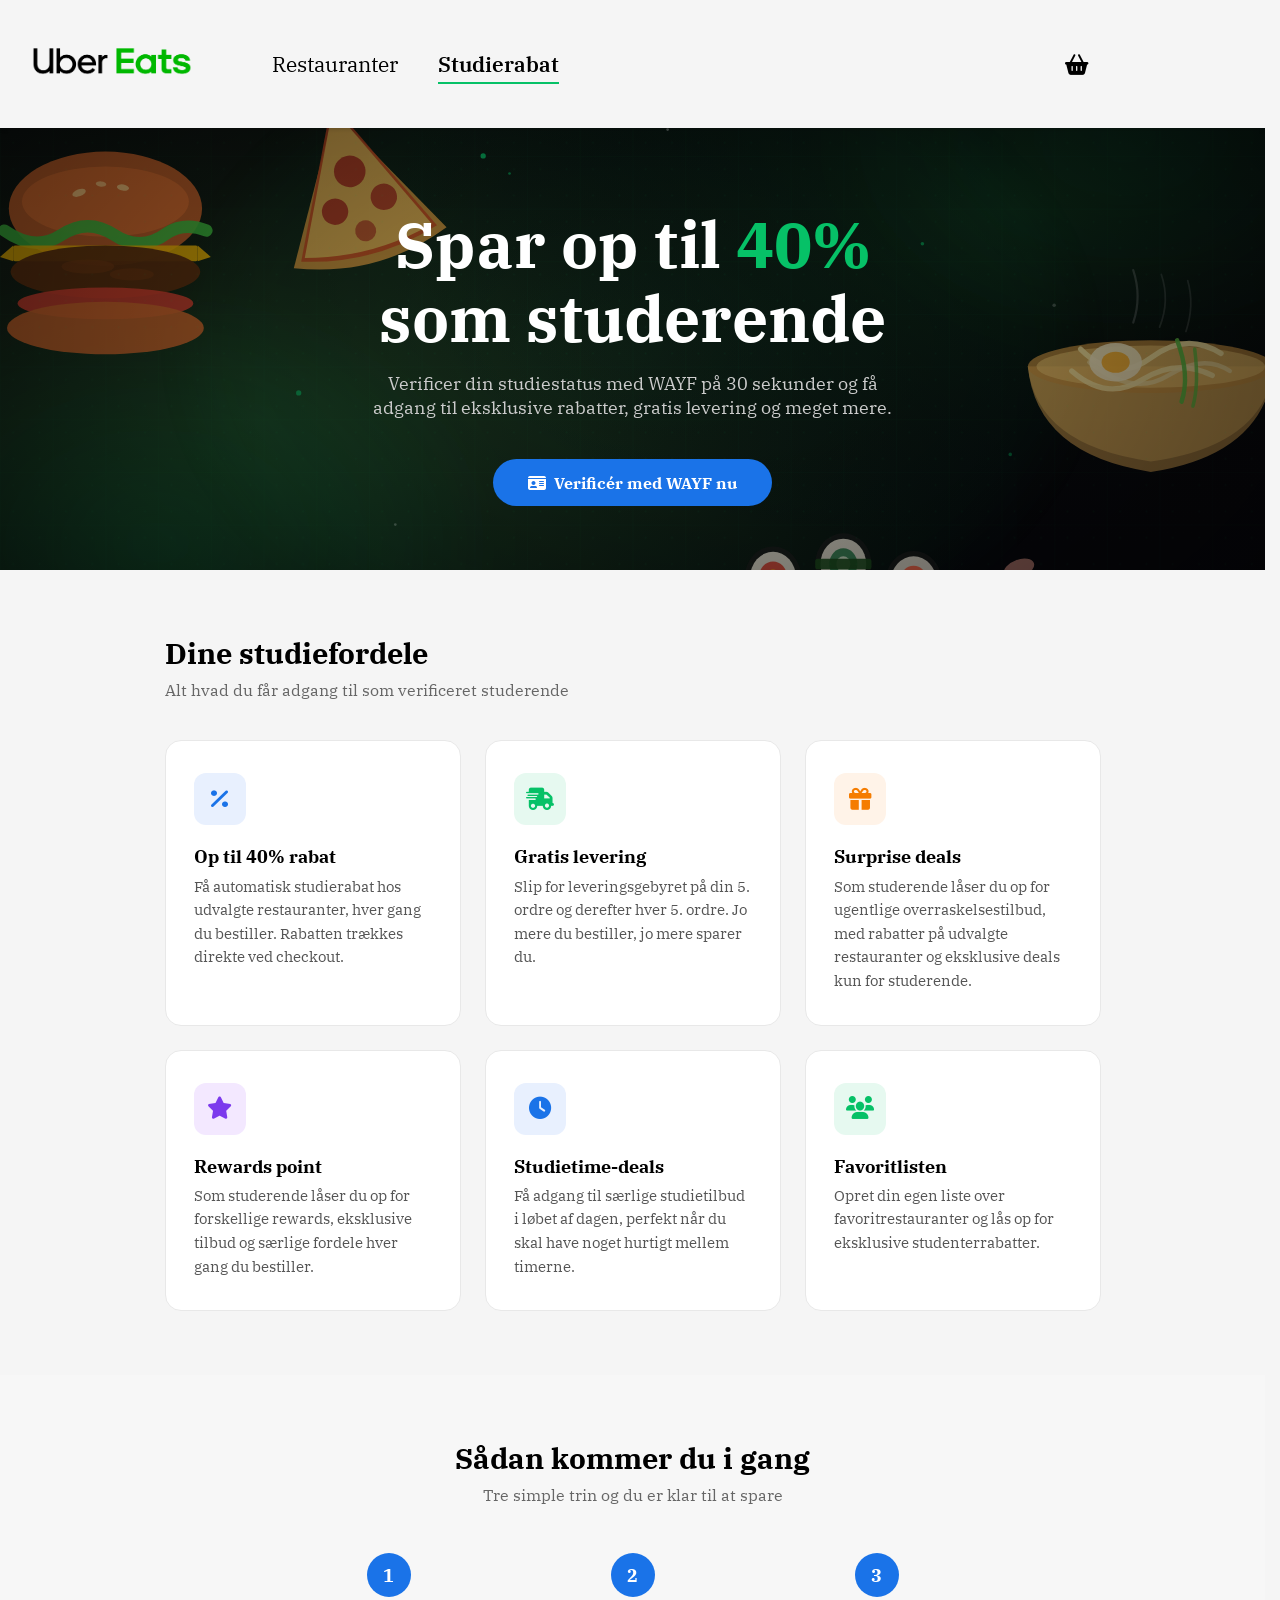
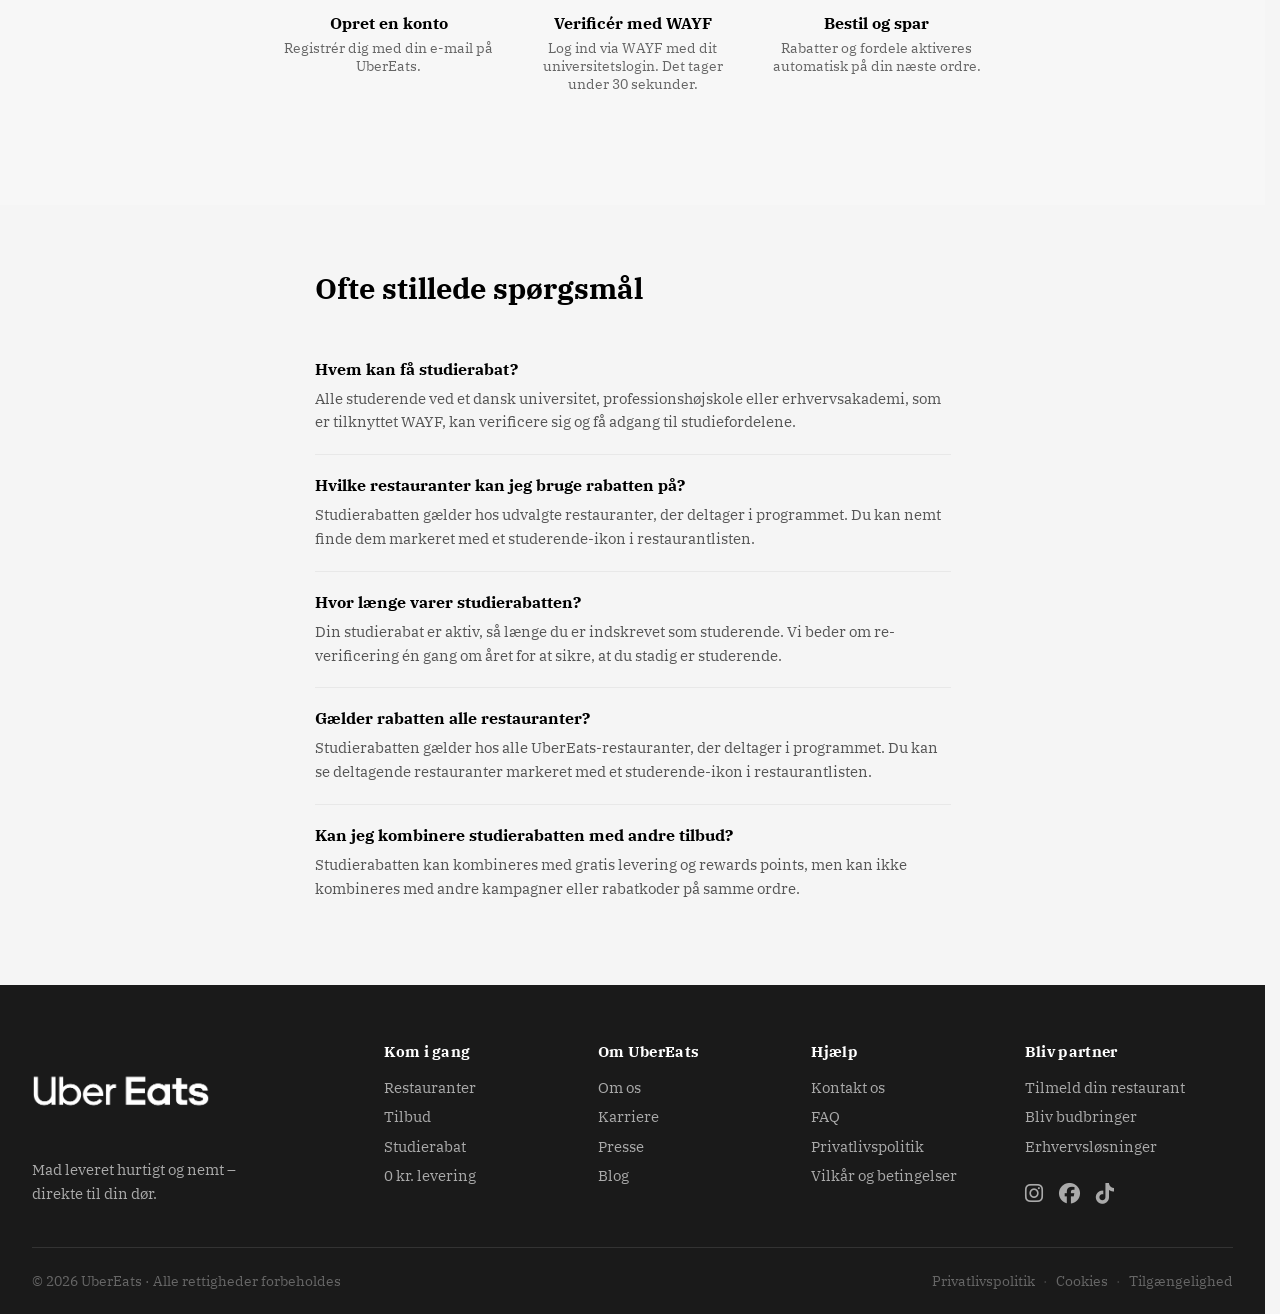
<file: studierabat.html>
<!DOCTYPE html>
<html lang="da">
<head>
    <meta charset="UTF-8">
    <meta name="viewport" content="width=device-width, initial-scale=1.0">
    <title>Studierabat – Spar op til 50% | UberEats</title>
    <meta name="description" content="Er du studerende? Spar op til 50% på din mad med UberEats studierabat. Verificer din studiestatus og begynd at spare i dag.">
    <meta name="keywords" content="studierabat, studerende, spar penge, mad rabat, UberEats studerende">
    <meta name="robots" content="index, follow">
    <meta property="og:title" content="Studierabat – Spar op til 50% med UberEats">
    <meta property="og:description" content="Studerende kan spare op til 50% på mad med UberEats. Verificer din studiestatus og kom i gang.">
    <meta property="og:type" content="website">
    <meta property="og:locale" content="da_DK">
    <script>if(localStorage.getItem('displayName'))document.documentElement.classList.add('ue-auth');if(localStorage.getItem('role')==='student')document.documentElement.classList.add('ue-student');</script>
    <link rel="stylesheet" href="css/style.css">
    <link rel="stylesheet" href="css/navbar.css">
    <link href="https://fonts.googleapis.com/css2?family=IBM+Plex+Serif:wght@400;700&display=swap" rel="stylesheet">
    <link rel="stylesheet" href="https://cdnjs.cloudflare.com/ajax/libs/font-awesome/6.5.0/css/all.min.css">
    <link rel="stylesheet" href="css/responsive.css">
    <style>
        :root {
            --student-color: #1a73e8;
            --brand-color: #06c167;
        }

        .sr-hero {
            background: url('img/forside/uber-eats-hero-bg.svg') center center / cover no-repeat;
            color: #fff;
            text-align: center;
            padding: 5rem 2rem 4rem;
        }


        .sr-hero h1 {
            font-size: clamp(2.2rem, 6vw, 4rem);
            font-weight: 700;
            line-height: 1.15;
            margin-bottom: 1rem;
        }

        .sr-hero h1 span {
            color: var(--brand-color);
        }

        .sr-hero p {
            font-size: 1.15rem;
            color: #ccc;
            max-width: 540px;
            margin: 0 auto 2.5rem;
        }

        .sr-hero-cta {
            display: inline-block;
            background: var(--student-color);
            color: #fff;
            font-weight: 700;
            font-size: 1rem;
            padding: 0.85rem 2.2rem;
            border-radius: 2rem;
            text-decoration: none;
            transition: background 0.2s;
        }

        .sr-hero-cta:hover {
            background: #1558c0;
        }

        /* Tilbud grid */
        .sr-section {
            max-width: 1000px;
            margin: 0 auto;
            padding: 4rem 2rem;
        }

        .sr-section h2 {
            font-size: 1.8rem;
            font-weight: 700;
            margin-bottom: 0.5rem;
        }

        .sr-section-sub {
            color: #666;
            margin-bottom: 2.5rem;
        }

        .sr-cards {
            display: grid;
            grid-template-columns: repeat(auto-fit, minmax(260px, 1fr));
            gap: 1.5rem;
        }

        .sr-card {
            background: #fff;
            border: 1.5px solid #e8e8e8;
            border-radius: 16px;
            padding: 2rem 1.75rem;
            transition: box-shadow 0.2s, transform 0.2s;
        }

        .sr-card:hover {
            box-shadow: 0 8px 28px rgba(0,0,0,0.09);
            transform: translateY(-2px);
        }

        .sr-card-icon {
            width: 52px;
            height: 52px;
            border-radius: 12px;
            display: flex;
            align-items: center;
            justify-content: center;
            font-size: 1.4rem;
            margin-bottom: 1.25rem;
        }

        .icon-blue  { background: #e8f0fe; color: var(--student-color); }
        .icon-green { background: #e6f9f0; color: var(--brand-color); }
        .icon-orange { background: #fff3e8; color: #f57c00; }
        .icon-purple { background: #f3e8ff; color: #7c3aed; }

        .sr-card h3 {
            font-size: 1.1rem;
            font-weight: 700;
            margin-bottom: 0.4rem;
        }

        .sr-card p {
            font-size: 0.92rem;
            color: #555;
            line-height: 1.6;
        }



        /* Sådan virker det */
        .sr-how {
            background: #f7f7f7;
            padding: 4rem 2rem;
        }

        .sr-how-inner {
            max-width: 800px;
            margin: 0 auto;
            text-align: center;
        }

        .sr-how-inner h2 {
            font-size: 1.8rem;
            font-weight: 700;
            margin-bottom: 0.5rem;
        }

        .sr-how-inner p {
            color: #666;
            margin-bottom: 3rem;
        }

        .sr-steps {
            display: flex;
            gap: 1.5rem;
            justify-content: center;
            flex-wrap: wrap;
        }

        .sr-step {
            flex: 1;
            min-width: 180px;
            max-width: 220px;
        }

        .sr-step-num {
            width: 44px;
            height: 44px;
            border-radius: 50%;
            background: var(--student-color);
            color: #fff;
            font-weight: 700;
            font-size: 1.1rem;
            display: flex;
            align-items: center;
            justify-content: center;
            margin: 0 auto 1rem;
        }

        .sr-step h4 {
            font-weight: 700;
            margin-bottom: 0.35rem;
        }

        .sr-step p {
            font-size: 0.88rem;
            color: #666;
        }

        /* Wayf banner */
       
        /* FAQ */
        .sr-faq {
            max-width: 700px;
            margin: 0 auto;
            padding: 4rem 2rem;
        }

        .sr-faq h2 {
            font-size: 1.8rem;
            font-weight: 700;
            margin-bottom: 2rem;
        }

        .sr-faq-item {
            border-bottom: 1px solid #e8e8e8;
            padding: 1.25rem 0;
        }

        .sr-faq-item:last-child { border-bottom: none; }

        .sr-faq-item h4 {
            font-weight: 700;
            margin-bottom: 0.5rem;
        }

        .sr-faq-item p {
            color: #555;
            font-size: 0.93rem;
            line-height: 1.6;
        }
    </style>
</head>
<body>

    <!-- Navbar -->
    <nav class="navbar">
        <div class="navbar-container">
            <div class="navbar-venstre">
                <a href="index.html" class="navbar-logo">
                    <img src="img/forside/Uber-Eats-Logo-2018.png" alt="UberEats Logo">
                </a>
                <ul>
                    <li><a href="index.html">Restauranter</a></li>
                    <li><a href="studierabat.html" class="aktiv">Studierabat</a></li>
                </ul>
            </div>
            <ul class="navbar-højre">
                <li><p id="nav-location"></p></li>
                <li><a href="kurv.html" class="kurv-icon"><i class="fa-solid fa-basket-shopping"></i><span class="kurv-badge" id="kurv-badge"></span></a></li>
                <li id="nav-auth"><a href="login.html" class="login-knap">Log ind</a></li>
            </ul>
        </div>
    </nav>
    <script src="js/nav-sync.js"></script>

    <!-- Hero -->
    <section class="sr-hero">
        <h1>Spar op til <span>40%</span><br>som studerende</h1>
        <p>Verificer din studiestatus med WAYF på 30 sekunder og få adgang til eksklusive rabatter, gratis levering og meget mere.</p>
        <a href="login.html?verif=1" class="sr-hero-cta"><i class="fa-solid fa-id-card"></i> &nbsp;Verificér med WAYF nu</a>
    </section>

    <!-- Tilbud -->
    <section class="sr-section">
        <h2>Dine studiefordele</h2>
        <p class="sr-section-sub">Alt hvad du får adgang til som verificeret studerende</p>
        <div class="sr-cards">

            <div class="sr-card">
                <div class="sr-card-icon icon-blue"><i class="fa-solid fa-percent"></i></div>
                <h3>Op til 40% rabat</h3>
                <p>Få automatisk studierabat hos udvalgte restauranter, hver gang du bestiller. Rabatten trækkes direkte ved checkout.</p>
            </div>

            <div class="sr-card">
                <div class="sr-card-icon icon-green"><i class="fa-solid fa-truck-fast"></i></div>
                <h3>Gratis levering</h3>
                <p>Slip for leveringsgebyret på din 5. ordre og derefter hver 5. ordre. Jo mere du bestiller, jo mere sparer du.</p>
            </div>

            <div class="sr-card">
                <div class="sr-card-icon icon-orange"><i class="fa-solid fa-gift"></i></div>
                <h3>Surprise deals</h3>
                <p>Som studerende låser du op for ugentlige overraskelsestilbud, med rabatter på udvalgte restauranter og eksklusive deals kun for studerende.</p>
            </div>

            <div class="sr-card">
                <div class="sr-card-icon icon-purple"><i class="fa-solid fa-star"></i></div>
                <h3>Rewards point</h3>
                <p>Som studerende låser du op for forskellige rewards, eksklusive tilbud og særlige fordele hver gang du bestiller.</p>
            </div>

            <div class="sr-card">
                <div class="sr-card-icon icon-blue"><i class="fa-solid fa-clock"></i></div>
                <h3>Studietime-deals</h3>
                <p>Få adgang til særlige studietilbud i løbet af dagen, perfekt når du skal have noget hurtigt mellem timerne.</p>
            </div>

            <div class="sr-card">
                <div class="sr-card-icon icon-green"><i class="fa-solid fa-users"></i></div>
                <h3>Favoritlisten</h3>
                <p>Opret din egen liste over favoritrestauranter og lås op for eksklusive studenterrabatter.</p>
            </div>

        </div>
    </section>

    <!-- Sådan virker det -->
    <div class="sr-how">
        <div class="sr-how-inner">
            <h2>Sådan kommer du i gang</h2>
            <p>Tre simple trin og du er klar til at spare</p>
            <div class="sr-steps">
                <div class="sr-step">
                    <div class="sr-step-num">1</div>
                    <h4>Opret en konto</h4>
                    <p>Registrér dig med din e-mail på UberEats.</p>
                </div>
                <div class="sr-step">
                    <div class="sr-step-num">2</div>
                    <h4>Verificér med WAYF</h4>
                    <p>Log ind via WAYF med dit universitetslogin. Det tager under 30 sekunder.</p>
                </div>
                <div class="sr-step">
                    <div class="sr-step-num">3</div>
                    <h4>Bestil og spar</h4>
                    <p>Rabatter og fordele aktiveres automatisk på din næste ordre.</p>
                </div>
            </div>
        </div>
    </div>

 

    <!-- FAQ -->
    <section class="sr-faq">
        <h2>Ofte stillede spørgsmål</h2>

        <div class="sr-faq-item">
            <h4>Hvem kan få studierabat?</h4>
            <p>Alle studerende ved et dansk universitet, professionshøjskole eller erhvervsakademi, som er tilknyttet WAYF, kan verificere sig og få adgang til studiefordelene.</p>
        </div>

        <div class="sr-faq-item">
            <h4>Hvilke restauranter kan jeg bruge rabatten på?</h4>
            <p>Studierabatten gælder hos udvalgte restauranter, der deltager i programmet. Du kan nemt finde dem markeret med et studerende-ikon i restaurantlisten.</p>
        </div>

        <div class="sr-faq-item">
            <h4>Hvor længe varer studierabatten?</h4>
            <p>Din studierabat er aktiv, så længe du er indskrevet som studerende. Vi beder om re-verificering én gang om året for at sikre, at du stadig er studerende.</p>
        </div>

        <div class="sr-faq-item">
            <h4>Gælder rabatten alle restauranter?</h4>
            <p>Studierabatten gælder hos alle UberEats-restauranter, der deltager i programmet. Du kan se deltagende restauranter markeret med et studerende-ikon i restaurantlisten.</p>
        </div>

        <div class="sr-faq-item">
            <h4>Kan jeg kombinere studierabatten med andre tilbud?</h4>
            <p>Studierabatten kan kombineres med gratis levering og rewards points, men kan ikke kombineres med andre kampagner eller rabatkoder på samme ordre.</p>
        </div>
    </section>

        <footer class="footer">
        <div class="footer-container">
            <div class="footer-kolonner">
                <div class="footer-kolonne footer-brand">
                    <a href="index.html" class="footer-logo">
                        <img src="img/forside/Uber-Eats-Logo-2018.png" alt="UberEats Logo">
                    </a>
                    <p>Mad leveret hurtigt og nemt – direkte til din dør.</p>
                </div>
                <div class="footer-kolonne">
                    <h4>Kom i gang</h4>
                    <ul>
                        <li><a href="#">Restauranter</a></li>
                        <li><a href="#">Tilbud</a></li>
                        <li><a href="#">Studierabat</a></li>
                        <li><a href="#">0 kr. levering</a></li>
                    </ul>
                </div>
                <div class="footer-kolonne">
                    <h4>Om UberEats</h4>
                    <ul>
                        <li><a href="#">Om os</a></li>
                        <li><a href="#">Karriere</a></li>
                        <li><a href="#">Presse</a></li>
                        <li><a href="#">Blog</a></li>
                    </ul>
                </div>
                <div class="footer-kolonne">
                    <h4>Hjælp</h4>
                    <ul>
                        <li><a href="#">Kontakt os</a></li>
                        <li><a href="#">FAQ</a></li>
                        <li><a href="#">Privatlivspolitik</a></li>
                        <li><a href="#">Vilkår og betingelser</a></li>
                    </ul>
                </div>
                <div class="footer-kolonne">
                    <h4>Bliv partner</h4>
                    <ul>
                        <li><a href="#">Tilmeld din restaurant</a></li>
                        <li><a href="#">Bliv budbringer</a></li>
                        <li><a href="#">Erhvervsløsninger</a></li>
                    </ul>
                    <div class="footer-social">
                        <a href="#" aria-label="Instagram"><i class="fa-brands fa-instagram"></i></a>
                        <a href="#" aria-label="Facebook"><i class="fa-brands fa-facebook"></i></a>
                        <a href="#" aria-label="TikTok"><i class="fa-brands fa-tiktok"></i></a>
                    </div>
                </div>
            </div>
            <div class="footer-bund">
                <p>© 2026 UberEats · Alle rettigheder forbeholdes</p>
                <div class="footer-bund-links">
                    <a href="#">Privatlivspolitik</a>
                    <span>·</span>
                    <a href="#">Cookies</a>
                    <span>·</span>
                    <a href="#">Tilgængelighed</a>
                </div>
            </div>
        </div>
    </footer>

</body>
</html>
</file>
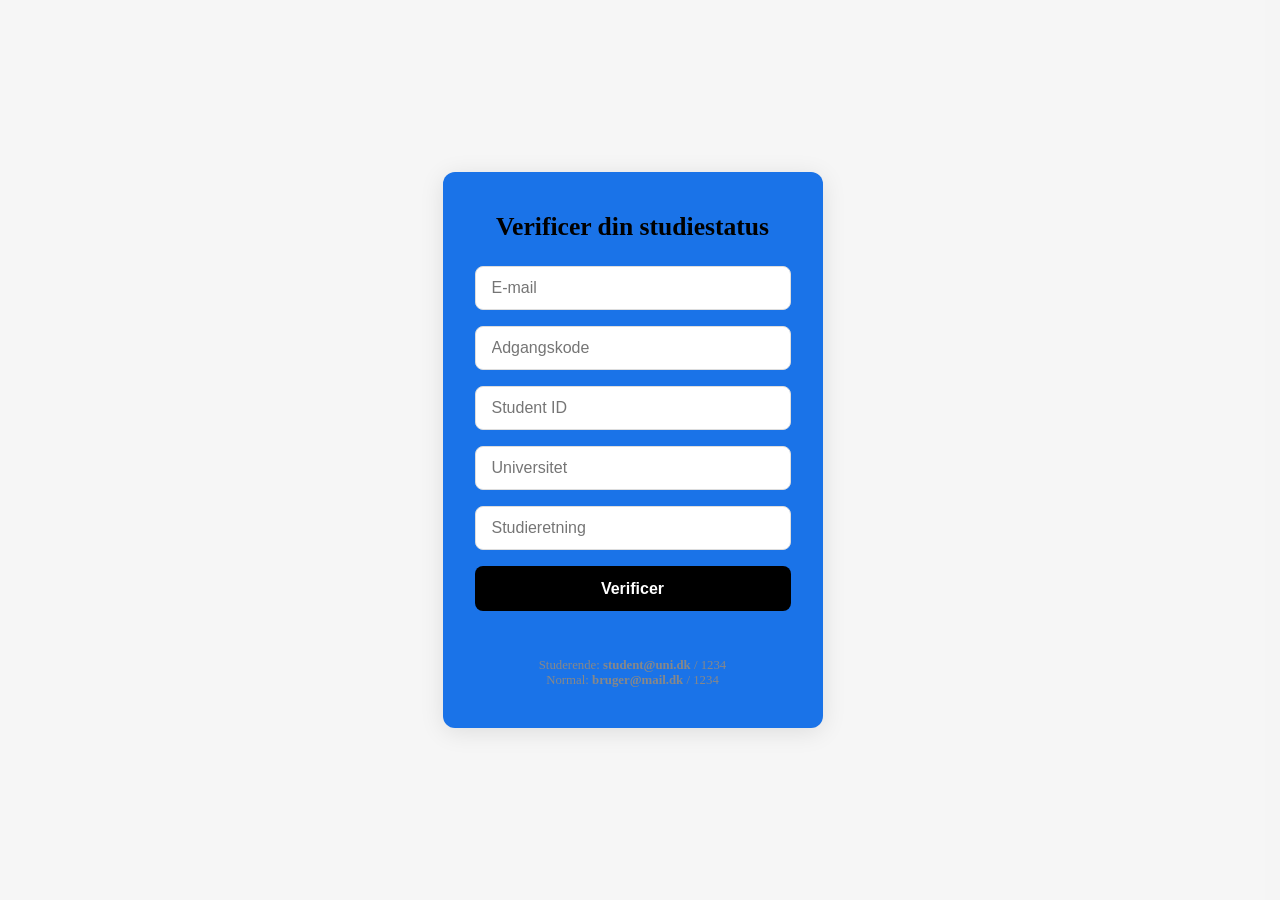
<file: verfikation.html>
<!DOCTYPE html>
<html lang="da">
<head>
  <meta charset="UTF-8">
  <meta name="viewport" content="width=device-width, initial-scale=1.0">
  <title>Verificer din studiestatus – UberEats Studierabat</title>
  <meta name="description" content="Verificer din studiestatus og få adgang til UberEats studierabat. Spar op til 50% på din næste bestilling.">
  <meta name="robots" content="noindex, follow">
  <meta property="og:title" content="Verificer studiestatus – UberEats">
  <meta property="og:description" content="Bekræft at du er studerende og begynd at spare med UberEats studierabat.">
  <meta property="og:type" content="website">
  <meta property="og:locale" content="da_DK">
  <link rel="stylesheet" href="css/style.css">
  <link rel="stylesheet" href="css/navbar.css">
</head>
<body>
  <div class="login-wrapper">
    <div class="login-box">
      <h1>Verificer din studiestatus</h1>
      <input type="email" id="username" placeholder="E-mail" autocomplete="username">
      <input type="password" id="password" placeholder="Adgangskode" autocomplete="current-password">
      <input type="text" id="student-id" placeholder="Student ID" autocomplete="off">
      <input type="text" id="university" placeholder="Universitet" autocomplete="off">
      <input type="text" id="study-program" placeholder="Studieretning" autocomplete="off">
      <button onclick="login()">Verificer</button>
      <p class="error-msg" id="error"></p>
      <p class="hint">
        Studerende: <b>student@uni.dk</b> / 1234<br>
        Normal: <b>bruger@mail.dk</b> / 1234
      </p>
    </div>
  </div>
  <script>
    async function login() {
      const username = document.getElementById('username').value.trim();
      const password = document.getElementById('password').value;
      const errorEl = document.getElementById('error');
      errorEl.textContent = '';

      const res = await fetch('/login', {
        method: 'POST',
        headers: { 'Content-Type': 'application/json' },
        body: JSON.stringify({ username, password }),
      });

      if (!res.ok) {
        const data = await res.json();
        errorEl.textContent = data.error;
        return;
      }

      const { role, username: name } = await res.json();
      localStorage.setItem('role', role);
      localStorage.setItem('username', name);
      window.location.href = 'index.html';
    }
  </script>
</body>
</html>
</file>
<file: css/style.css>
:root {
    --primary-color: #ffffff;
    --secondary-color: #000000;
    --background-color: #f5f5f5;
    --text-color: #000000;
    --brand-color: #06c167;
    --student-color: #1a73e8;
    --tilbud-color: #cf321e;
    --font: 'IBM Plex Serif';
}

* {
    box-sizing: border-box;
    margin: 0;
    padding: 0;
}

html {
    scrollbar-gutter: stable;
}

body {
    background-color: var(--background-color);
    font-family: var(--font), serif;
    color: var(--text-color);
}

ul {
    list-style: none;
}



.hero {
    background-color: #1a73e8b7;
    padding: 4rem 2rem;
    min-height: 340px;
}

html.ue-student .hero { display: none !important; }

.hero-container {
    max-width: 1800px;
    margin: 0 auto;
    display: flex;
    align-items: center;
    justify-content: space-between;
    gap: 2rem;
}

.hero-tekst {
    flex: 1;
    color: #fff;
    max-width: 1200px;
}

.hero-overskrift {
    font-size: 4.5rem;
    font-weight: 700;
    line-height: 1.2;
    margin-bottom: 1rem;
    color: #fff;
}


.hero-beskrivelse {
    font-size: 1.7rem;
    font-weight: 400;
    line-height: 1.6;
    margin-bottom: 2rem;
    color: #fff;
}

.hero-knapper {
    display: flex;
    gap: 1rem;
    flex-wrap: wrap;
}

.hero-knap-primær {
    background-color: var(--brand-color);
    color: #fff;
    text-decoration: none;
    padding: 0.75rem 1.6rem;
    border-radius: 2rem;
    font-size: 1.5rem;
    font-weight: 600;
    transition: background-color 0.2s;
}

.hero-knap-primær:hover {
    background-color: #04a855;
}



.hero-billede-wrapper {
    position: relative;
    flex: 0 0 auto;
    width: 650px;
}

.hero-billede {
    width: 100%;
    height: 260px;
    object-fit: cover;
    border-radius: 1.25rem;
}

.hero-badge {
    position: absolute;
    bottom: -1rem;
    left: 50%;
    transform: translateX(-50%);
    background-color: #fff;
    border-radius: 1rem;
    padding: 1rem 1.5rem;
    display: flex;
    align-items: center;
    gap: 0.75rem;
    box-shadow: 0 4px 12px rgba(0, 0, 0, 0.15);
    white-space: nowrap;
    min-width: 260px;
}

.hero-badge-ikon {
    background-color: var(--tilbud-color);
    color: #fff;
    width: 40px;
    height: 40px;
    border-radius: 0.6rem;
    display: flex;
    align-items: center;
    justify-content: center;
    font-size: 1.2rem;
    flex-shrink: 0;
}

.hero-badge-tekst {
    display: flex;
    flex-direction: column;
    font-size: 0.95rem;
    color: #000;
}

.hero-badge-tekst strong {
    font-weight: 700;
    font-size: 1rem;
}

.hero-badge-tekst span {
    font-size: 0.85rem;
    color: #555;
}



.søgning {
    background-color: var(--background-color);
    padding: 2.5rem 2rem 2rem;
}

.søgning-container {
    max-width: 100%;
    margin: 0 auto;
}

.søgefelt {
    display: flex;
    align-items: center;
    background-color: #fff;
    border: 2px solid #e0e0e0;
    border-radius: 2rem;
    padding: 0.6rem 0.6rem 0.6rem 1.4rem;
    gap: 0.75rem;
    box-shadow: 0 2px 8px rgba(0, 0, 0, 0.07);
    transition: border-color 0.2s;
}

.søgefelt:focus-within {
    border-color: var(--brand-color);
}

.søge-ikon {
    color: #888;
    font-size: 1.1rem;
    flex-shrink: 0;
}

.søgefelt input {
    flex: 1;
    border: none;
    outline: none;
    font-size: 1rem;
    font-family: var(--font), serif;
    background: transparent;
    color: var(--text-color);
}

.søgefelt input::placeholder {
    color: #aaa;
}



.filtre-sektion {
    background-color: var(--background-color);
    padding: 0 2rem 2.5rem;
}

.filtre-container {
    max-width: 100%;
    margin: 0 auto;
    display: flex;
    flex-direction: column;
    gap: 1.75rem;
}

.filterpills {
    display: flex;
    gap: 0.75rem;
    flex-wrap: wrap;
}

.pill {
    background-color: var(--background-color);
    border: 2px solid #e0e0e0;
    border-radius: 2rem;
    padding: 0.5rem 1.2rem;
    font-size: 0.95rem;
    font-family: var(--font), serif;
    cursor: pointer;
    transition: all 0.2s;
    color: var(--text-color);
}

.pill:hover {
    border-color: #999;
}

.pill.aktiv {
    background-color: var(--brand-color);
    color: #fff;
    border-color: var(--brand-color);
}



.pill.tilbud {
    background-color: #fdecea;
    color: var(--tilbud-color);
    border-color: #fdecea;
}

.pill.tilbud:hover {
    border-color: var(--tilbud-color);
}

.kategorier {
    display: flex;
    gap: 1.8rem;
    flex-wrap: wrap;
}

.kategori {
    display: flex;
    flex-direction: column;
    align-items: center;
    gap: 0.5rem;
    cursor: pointer;
}

.kategori-cirkel {
    width: 90px;
    height: 90px;
    border-radius: 50%;
    overflow: hidden;
    background-color: #e0e0e0;
    transition: transform 0.2s, box-shadow 0.2s;
}

.kategori-cirkel img {
    width: 100%;
    height: 100%;
    object-fit: cover;
}

.kategori:hover .kategori-cirkel {
    transform: scale(1.06);
    box-shadow: 0 4px 12px rgba(0, 0, 0, 0.15);
}

.kategori span {
    font-size: 0.9rem;
    color: var(--text-color);
}

.kategori.aktiv .kategori-cirkel {
    box-shadow: 0 0 0 3px var(--brand-color);
}

.kategori.aktiv span {
    color: var(--brand-color);
    font-weight: 700;
}

.ingen-resultater {
    grid-column: 1 / -1;
    text-align: center;
    padding: 4rem 0;
    color: #888;
    font-size: 1rem;
}




.restauranter-sektion {
    background-color: var(--background-color);
    padding: 2rem 2rem 4rem;
}

.restauranter-container {
    max-width: 100%;
    margin: 0 auto;
}

.restauranter-titel {
    font-size: 1.8rem;
    font-weight: 700;
    margin-bottom: 1.5rem;
    color: var(--text-color);
}

.restauranter-grid {
    display: grid;
    grid-template-columns: repeat(auto-fill, minmax(400px, 1fr));
    gap: 1.5rem;
}

.restaurant-kort {
    text-decoration: none;
    color: var(--text-color);
    display: flex;
    flex-direction: column;
    border-radius: 1rem;
    overflow: hidden;
    transition: transform 0.2s;
    background-color: transparent;
}



.kort-billede-wrapper {
    position: relative;
    width: 100%;
    aspect-ratio: 4 / 2;
    border-radius: 1rem;
    overflow: hidden;
    background-color: #ddd;
}

.kort-billede-wrapper img {
    width: 100%;
    height: 100%;
    object-fit: cover;
    display: block;
}


#student-sektion {
    background-color: var(--background-color);
    padding: 0 2rem 1rem;
}

.student-rabat-bar {
    background: #fff;
    border-radius: 14px;
    border: 1.5px solid #e4e4e4;
    box-shadow: 0 2px 12px rgba(0,0,0,0.06);
    overflow: hidden;
    margin-bottom: 1.5rem;
}

.srb-header {
    padding: 0.55rem 1.5rem;
    background: var(--student-color);
}

.student-rabat-label {
    font-size: 0.7rem;
    font-weight: 700;
    letter-spacing: 0.1em;
    color: #fff;
    text-transform: uppercase;
}

.srb-body {
    display: flex;
    align-items: center;
    gap: 1.25rem;
    padding: 1.25rem 1.5rem;
    flex-wrap: wrap;
}

.srb-venstre {
    flex: 1 1 200px;
    min-width: 0;
    display: flex;
    flex-direction: column;
    gap: 0.45rem;
}

.srb-titel {
    font-size: 2.35rem;
    font-weight: 700;
    color: #111;
    line-height: 1.2;
}

.srb-sub {
    font-size: 1.3rem;
    color: #555;
}

.srb-progress-track {
    display: flex;
    align-items: center;
    gap: 0.6rem;
    margin-top: 0.2rem;
    flex-wrap: wrap;
}

.srb-dots {
    display: flex;
    gap: 0.3rem;
    flex: 1 1 auto;
    min-width: 0;
}

.srb-dot {
    flex: 1;
    min-width: 16px;
    max-width: 360px;
    height: 8px;
    border-radius: 4px;
    background: #e0e0e0;
    transition: background 0.2s;
}

.srb-dot.faerdig {
    background: var(--student-color);
}

.srb-progress-tekst {
    font-size: 0.8rem;
    color: #888;
    white-space: nowrap;
}

.srb-højre {
    flex: 0 0 auto;
}

.srb-reward-kort {
    background: rgb(232, 240, 254);
    border: 1px solid var(--student-color);
    color: #000;
    border-radius: 12px;
    padding: 0.5rem 1rem;
    text-align: center;
    width: 140px;
    display: flex;
    flex-direction: column;
    align-items: center;
    gap: 0.15rem;
}

.srb-reward-ikon {
    font-size: 1.6rem;
    margin-bottom: 0.3rem;
}

.srb-reward-label {
    font-size: 0.68rem;
    font-weight: 700;
    text-transform: uppercase;
    letter-spacing: 0.08em;
    opacity: 0.85;
}

.srb-reward-titel {
    font-size: 0.95rem;
    font-weight: 700;
}

.srb-reward-sub {
    font-size: 0.78rem;
    opacity: 0.85;
}

.srb-footer {
    display: flex;
    align-items: center;
    gap: 0.5rem;
    padding: 0.55rem 1.5rem;
    border-top: 1px solid #000000;
    font-size: 0.82rem;
    color: #666;
}

.srb-footer i {
    color: var(--student-color);
}

.kort-badges {
    position: absolute;
    top: 0.65rem;
    left: 0.65rem;
    display: flex;
    gap: 0.4rem;
    flex-wrap: wrap;
    max-width: calc(100% - 3rem);
}

.spar-badge {
    background: #06c167;
    color: #fff;
    font-size: 0.72rem;
    font-weight: 700;
    padding: 3px 9px;
    border-radius: 20px;
    letter-spacing: 0.03em;
    box-shadow: 0 2px 6px rgba(0,0,0,0.15);
    white-space: nowrap;
}

.studierabat-badge {
    background: #1565c0;
}

.gratis-levering-badge {
    background: #00875a;
}

.favorit-knap {
    position: absolute;
    top: 0.75rem;
    right: 0.75rem;
    background-color: #fff;
    border: none;
    border-radius: 50%;
    width: 36px;
    height: 36px;
    display: flex;
    align-items: center;
    justify-content: center;
    cursor: pointer;
    font-size: 0.95rem;
    color: #ccc;
    box-shadow: 0 2px 6px rgba(0,0,0,0.15);
    transition: color 0.2s;
}

.favorit-knap.aktiv {
    color: var(--tilbud-color);
}

.favorit-knap:hover {
    color: var(--tilbud-color);
}

.kort-info {
    padding: 0.75rem 0.25rem 0.5rem;
    display: flex;
    flex-direction: column;
    gap: 0.25rem;
}

.kort-info h3 {
    font-size: 1.05rem;
    font-weight: 700;
}

.kort-kategori {
    font-size: 0.9rem;
    color: #555;
}

.kort-meta {
    font-size: 0.85rem;
    color: #444;
    display: flex;
    align-items: center;
    gap: 0.3rem;
}

.kort-meta .fa-star {
    color: #f0a500;
    font-size: 0.8rem;
}

.dot {
    color: #bbb;
}



.kurv-konflikt-overlay {
    position: fixed;
    inset: 0;
    background: rgba(0,0,0,0.45);
    display: flex;
    align-items: center;
    justify-content: center;
    z-index: 9999;
}

.kurv-konflikt-boks {
    background: #fff;
    border-radius: 1rem;
    padding: 2rem;
    max-width: 420px;
    width: 90%;
    box-shadow: 0 8px 32px rgba(0,0,0,0.18);
}

.kurv-konflikt-boks h3 {
    font-size: 1.2rem;
    margin-bottom: 0.75rem;
}

.kurv-konflikt-boks p {
    font-size: 0.95rem;
    color: #444;
    line-height: 1.5;
    margin-bottom: 1.5rem;
}

.kurv-konflikt-knapper {
    display: flex;
    gap: 0.75rem;
    justify-content: flex-end;
}

.kurv-konflikt-annuller {
    padding: 0.6rem 1.2rem;
    border-radius: 0.5rem;
    border: 1.5px solid #ddd;
    background: #fff;
    cursor: pointer;
    font-size: 0.9rem;
    font-family: var(--font), serif;
    transition: border-color 0.15s;
}

.kurv-konflikt-annuller:hover { border-color: #aaa; }

.kurv-konflikt-bekræft {
    padding: 0.6rem 1.2rem;
    border-radius: 0.5rem;
    border: none;
    background: var(--brand-color);
    color: #fff;
    cursor: pointer;
    font-size: 0.9rem;
    font-weight: 600;
    font-family: var(--font), serif;
    transition: opacity 0.15s;
}

.kurv-konflikt-bekræft:hover { opacity: 0.85; }



.footer {
    background-color: #1a1a1a;
    color: #ccc;
    padding: 3.5rem 2rem 1.5rem;
    font-size: 0.95rem;
}

.footer-container {
    max-width: 100%;
    margin: 0 auto;
}

.footer-kolonner {
    display: grid;
    grid-template-columns: 1.8fr 1fr 1fr 1fr 1.2fr;
    gap: 2.5rem;
    padding-bottom: 2.5rem;
    border-bottom: 1px solid #333;
}

.footer-brand img {
    height: 100px;
    filter: brightness(0) invert(1);
    margin-bottom: 1rem;
    display: block;
}

.footer-brand p {
    color: #aaa;
    line-height: 1.6;
    max-width: 220px;
}

.footer-kolonne h4 {
    color: #fff;
    font-size: 0.95rem;
    font-weight: 700;
    margin-bottom: 1rem;
    letter-spacing: 0.02em;
}

.footer-kolonne ul {
    list-style: none;
    display: flex;
    flex-direction: column;
    gap: 0.6rem;
}

.footer-kolonne ul a {
    text-decoration: none;
    color: #aaa;
    transition: color 0.2s;
}

.footer-kolonne ul a:hover {
    color: #fff;
}

.footer-social {
    display: flex;
    gap: 1rem;
    margin-top: 1.5rem;
}

.footer-social a {
    color: #aaa;
    font-size: 1.3rem;
    transition: color 0.2s;
    text-decoration: none;
}

.footer-social a:hover {
    color: var(--brand-color);
}

.footer-bund {
    display: flex;
    justify-content: space-between;
    align-items: center;
    padding-top: 1.5rem;
    flex-wrap: wrap;
    gap: 0.75rem;
    color: #666;
    font-size: 0.85rem;
}

.footer-bund-links {
    display: flex;
    gap: 0.5rem;
    align-items: center;
}

.footer-bund-links a {
    color: #666;
    text-decoration: none;
    transition: color 0.2s;
}

.footer-bund-links a:hover {
    color: #fff;
}

.footer-bund-links span {
    color: #444;
}


    .login-wrapper {
      min-height: 100vh;
      display: flex;
      align-items: center;
      justify-content: center;
      background: #f6f6f6;
    }
    .login-box {
      background: var(--student-color);
      padding: 2.5rem 2rem;
      border-radius: 12px;
      box-shadow: 0 4px 24px rgba(0,0,0,0.10);
      width: 100%;
      max-width: 380px;
    }
    .login-box h1 {
      font-size: 1.6rem;
      margin-bottom: 1.5rem;
      text-align: center;
    }
    
    .login-box input {
      width: 100%;
      padding: 0.75rem 1rem;
      margin-bottom: 1rem;
      border: 1.5px solid #ddd;
      border-radius: 8px;
      font-size: 1rem;
      box-sizing: border-box;
    }
    .login-box button {
      width: 100%;
      padding: 0.85rem;
      background: #000;
      color: #fff;
      border: none;
      border-radius: 8px;
      font-size: 1rem;
      cursor: pointer;
      font-weight: bold;
    }
    .login-box button:hover { background: #333; }
    .error-msg {
      color: #e00;
      font-size: 0.9rem;
      margin-top: 0.5rem;
      text-align: center;
      min-height: 1.2rem;
    }
    .hint {
      margin-top: 1.2rem;
      font-size: 0.8rem;
      color: #888;
      text-align: center;
    }
</file>
<file: css/navbar.css>
.navbar {
    position: relative;
    top: 0;
    left: 0;
    right: 0;
    background-color: var(--background-color);
    padding: 1rem 2rem;
    box-shadow: 0 2px 4px rgba(0, 0, 0, 0.1);
    font-size: 1.3rem;
}

.navbar-container {
    display: flex;
    justify-content: space-between;
    flex-wrap: nowrap;
    align-items: center;
    width: 100%;
}

.navbar-venstre {
    display: flex;
    align-items: center;
    gap: 5rem;
}

.navbar-venstre ul {
    display: flex;
    align-items: center;
    gap: 2.5rem;
}

#nav-location {
    opacity: 0;
    transition: opacity 0.25s ease;
    color: var(--text-color);
    margin: 0;
}

.navbar-højre {
    display: flex;
    gap: 2.5rem;
}

.navbar a {
    text-decoration: none;
}

.navbar-logo img {
    height: 90px;
}

.kurv-icon {
    position: relative;
}

.kurv-icon i {
    font-size: 1.3rem;
    color: var(--text-color);
}

.kurv-badge {
    position: absolute;
    top: -8px;
    right: -10px;
    background-color: var(--brand-color);
    color: #fff;
    border-radius: 50%;
    width: 18px;
    height: 18px;
    font-size: 0.7rem;
    font-weight: 700;
    display: flex;
    align-items: center;
    justify-content: center;
}

.kurv-badge:empty {
    display: none;
}

#nav-auth {
    visibility: hidden;
}

.login-knap {
    background-color: var(--secondary-color);
    color: var(--primary-color) !important;
    padding: 0.5rem 1rem;
    border-radius: 2rem;
}

.navbar-venstre ul li a {
    color: var(--text-color);
    text-decoration: none;
    padding-bottom: 4px;
    border-bottom: 2px solid transparent;
    transition: color 0.2s, border-color 0.2s;
}

.navbar-venstre ul li a:hover {
    color: #555;
}

.navbar-venstre ul li a.aktiv {
    border-bottom: 2px solid var(--brand-color);
    font-weight: 600;
}

.nav-bruger {
    display: flex;
    align-items: center;
    gap: 0.65rem;
}

.nav-student-badge {
    font-size: 0.62rem;
    font-weight: 700;
    letter-spacing: 0.06em;
    text-transform: uppercase;
    color: var(--student-color);
    border: 1.5px solid var(--student-color);
    padding: 3px 9px;
    border-radius: 20px;
    white-space: nowrap;
}

.nav-avatar {
    width: 38px;
    height: 38px;
    border-radius: 50%;
    background: #111;
    color: #fff;
    display: flex;
    align-items: center;
    justify-content: center;
    font-weight: 700;
    font-size: 0.82rem;
    text-decoration: none;
    flex-shrink: 0;
}
</file>
<file: css/responsive.css>
@media (max-width: 768px) {

  .navbar-venstre ul { display: none; }
  .navbar-højre li:first-child { display: none; } 

  .hero { padding: 2.5rem 1.5rem; }
  .hero-container { flex-direction: column; text-align: center; }
  .hero-tekst { max-width: 100%; }
  .hero-overskrift { font-size: 2.8rem; }
  .hero-beskrivelse { font-size: 1.2rem; }
  .hero-knapper { justify-content: center; }
  .hero-billede-wrapper { width: 100%; max-width: 480px; margin: 0 auto; }
  .hero-badge { display: none; }

  .footer-kolonner { grid-template-columns: 1fr 1fr; }

  #student-sektion { padding: 0 1.5rem 1rem; }

  .restaurant-info-img { width: 160px; height: 160px; }
  .menu-populær-grid { grid-template-columns: repeat(2, 1fr); }
  .restaurant-content-layout { grid-template-columns: 1fr 260px; gap: 1.25rem; }
}


@media (max-width: 480px) {

  .navbar { padding: 0.75rem 1rem; font-size: 1rem; }
  .navbar-logo img { height: 60px; }

  .hero { padding: 2rem 1rem; }
  .hero-overskrift { font-size: 2rem; }
  .hero-beskrivelse { font-size: 1rem; }
  .hero-billede-wrapper { display: none; }

  #student-sektion { padding: 0 1rem 1rem; }
  .srb-højre { flex: 1 1 100%; }
  .srb-reward-kort { flex-direction: row; width: 100%; justify-content: center; gap: 0.75rem; padding: 0.75rem 1rem; }
  .srb-reward-ikon { margin-bottom: 0; font-size: 1.3rem; }

  .søgning { padding: 1.5rem 1rem; }
  .filtre-sektion { padding: 0 1rem 1.5rem; }
  .restauranter-sektion { padding: 1.5rem 1rem 3rem; }

  .kategorier {
    flex-wrap: nowrap;
    overflow-x: auto;
    padding-bottom: 0.5rem;
    -ms-overflow-style: none;
    scrollbar-width: none;
  }
  .kategorier::-webkit-scrollbar { display: none; }
  .kategori { flex-shrink: 0; }
  .kategori-cirkel { width: 70px; height: 70px; }

  .footer-kolonner { grid-template-columns: 1fr; }
  .footer-bund { flex-direction: column; text-align: center; }

  .restaurant-info-bar { padding: 1rem 0; }
  .restaurant-info-container { padding: 0 1rem; }
  .restaurant-info-layout { flex-direction: column; gap: 0.75rem; }
  .restaurant-info-img { width: 100%; height: 200px; border-radius: 0.65rem; flex-shrink: unset; }
  .restaurant-info-side { align-items: flex-start; }
  .restaurant-info-container h1 { font-size: 1.5rem; }

  .menu-tabs-bar { top: 0; position: relative; }
  .menu-tabs-container { padding: 0 1rem; }

  .menu-populær-grid { grid-template-columns: repeat(2, 1fr); }

  .restaurant-content-layout { grid-template-columns: 1fr; padding: 1rem 1rem 6rem; }

  .cart-sidebar { display: none !important; }

  .mobil-kurv-knap.kurv-fyldt { display: flex; }

  .kurv-layout { flex-direction: column; }
  .kurv-opsummering { width: 100%; position: static; }

  .checkout-layout { flex-direction: column; }
  .checkout-højre { width: 100%; position: static; }
  .betaling-tabs { flex-wrap: wrap; }

  .flow-steg span { font-size: 0.7rem; }
  .flow-steg-cirkel { width: 28px; height: 28px; font-size: 0.75rem; }
  .flow-linje { margin-top: 13px; }
}
</file>
